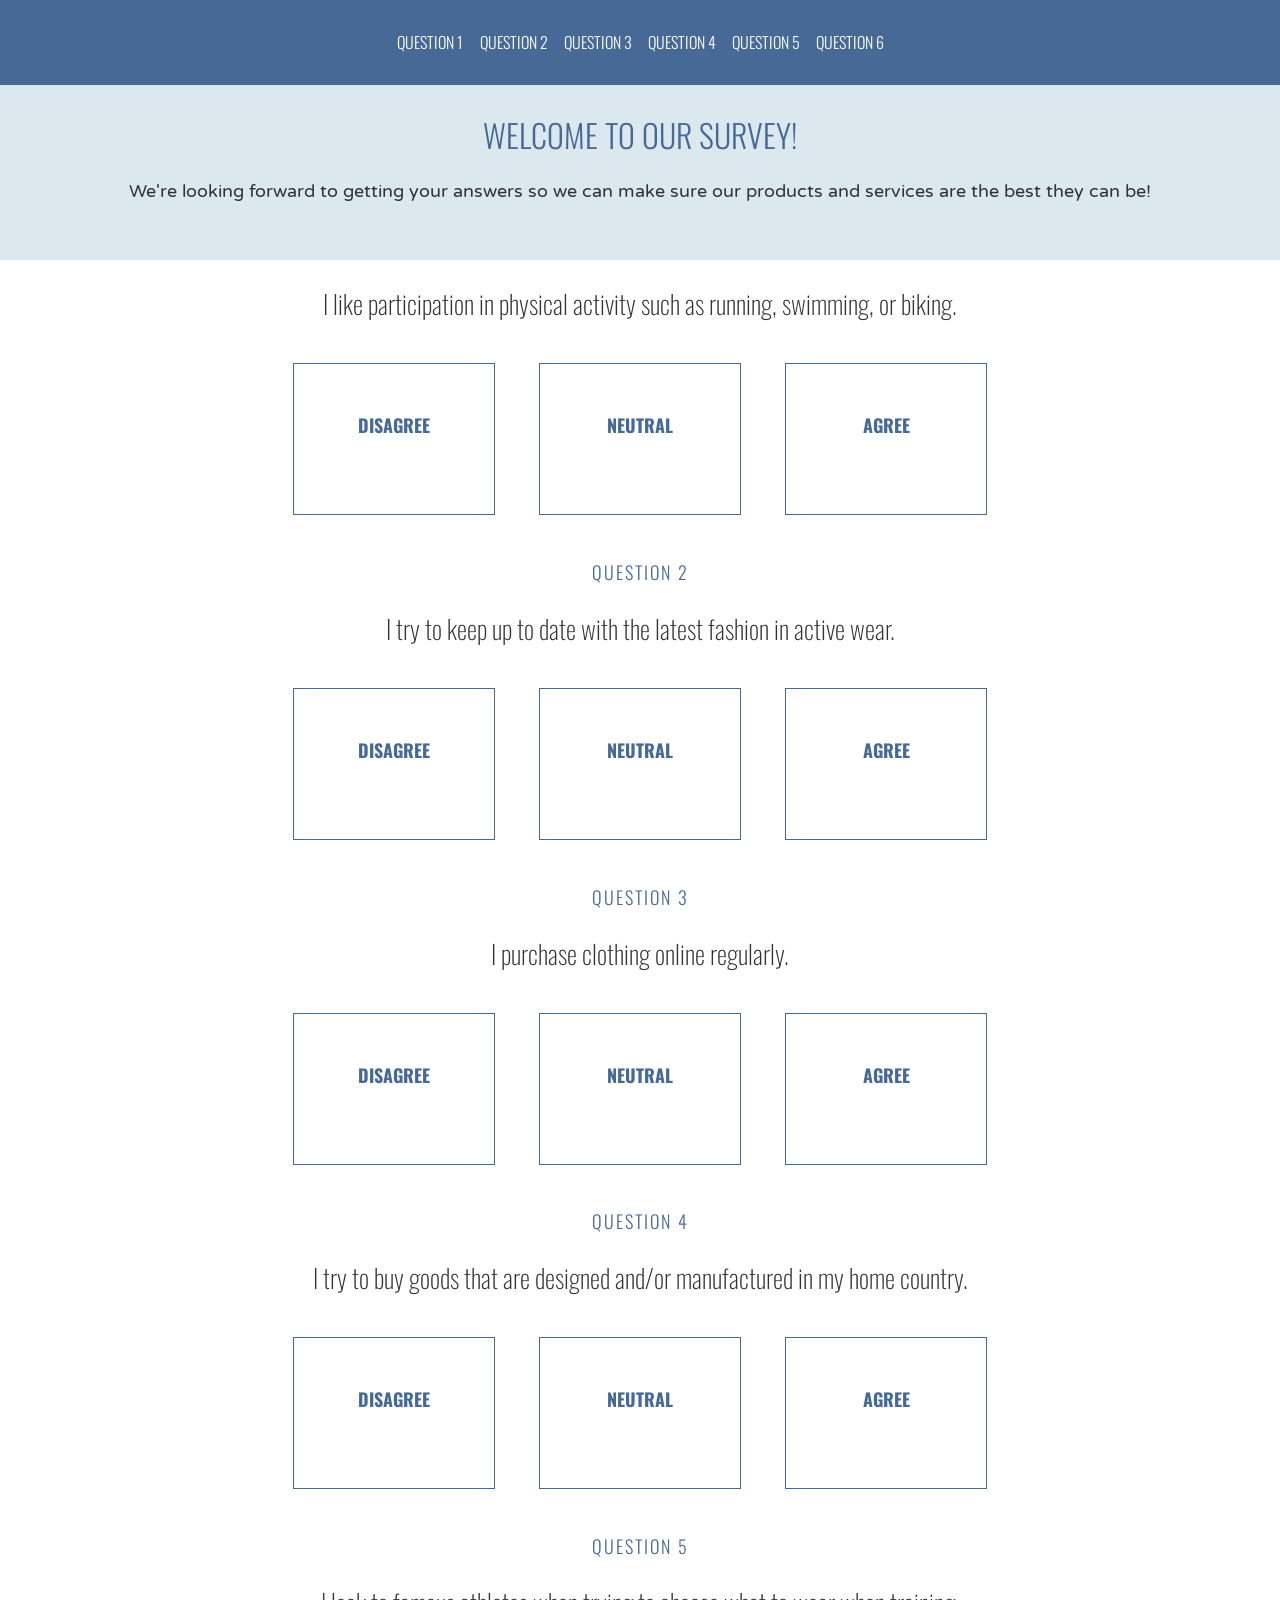
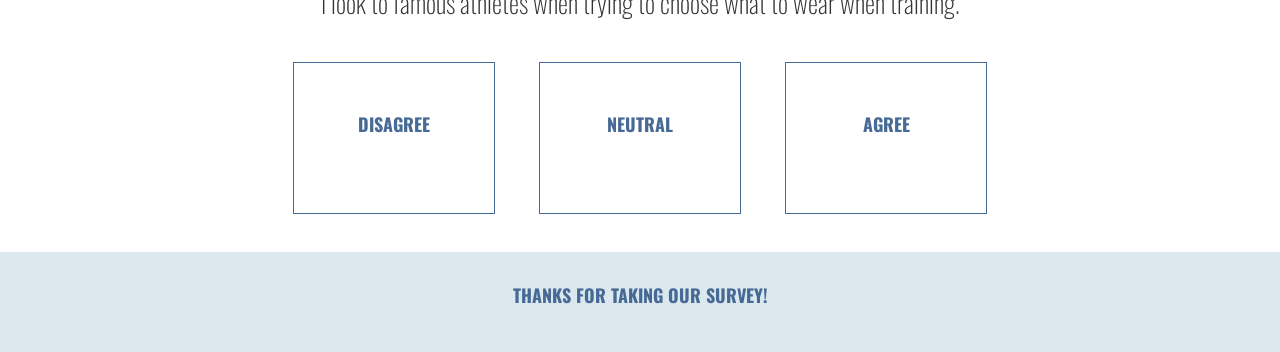
<file: SportsSurvey/index.html>
<!DOCTYPE html>
<html>
<head>
	<title>Please Participate in Our Survey!</title>
	<link rel="stylesheet" type="text/css" href="https://fonts.googleapis.com/css?family=Oswald:300,700|Varela+Round">
	<link rel="stylesheet" type="text/css" href="style.css">
</head>

<body>
	<header>
		<ul>
			<li>Question 1</li>
			<li>Question 2</li>
			<li>Question 3</li>
			<li>Question 4</li>
			<li>Question 5</li>
			<li>Question 6</li>
		</ul>
	</header>

	<div class="welcome">
		<h1>Welcome to our survey!</h1>
		<p>We're looking forward to getting your answers so we can make sure our products and services are the best they can be!</p>
	</div>

		<div class="question">
		<h4>Question 1</h4>
		<h2>I like participation in physical activity such as running, swimming, or biking.</h2>

		<div class="answer">
			<h3>Disagree</h3>
		</div>
				<div class="answer">
			<h3>Neutral</h3>
		</div>
				<div class="answer">
			<h3>Agree</h3>
		</div>
	</div>

		<div class="question">
		<h4>Question 2</h4>
		<h2>I try to keep up to date with the latest fashion in active wear.</h2>

		<div class="answer">
			<h3>Disagree</h3>
		</div>
				<div class="answer">
			<h3>Neutral</h3>
		</div>
				<div class="answer">
			<h3>Agree</h3>
		</div>
	</div>

		<div class="question">
		<h4>Question 3</h4>
		<h2>I purchase clothing online regularly.</h2>

		<div class="answer">
			<h3>Disagree</h3>
		</div>
				<div class="answer">
			<h3>Neutral</h3>
		</div>
				<div class="answer">
			<h3>Agree</h3>
		</div>
	</div>

		<div class="question">
		<h4>Question 4</h4>
		<h2>I try to buy goods that are designed and/or manufactured in my home country.</h2>

		<div class="answer">
			<h3>Disagree</h3>
		</div>
				<div class="answer">
			<h3>Neutral</h3>
		</div>
				<div class="answer">
			<h3>Agree</h3>
		</div>
	</div>

		<div class="question">
		<h4>Question 5</h4>
		<h2>I look to famous athletes when trying to choose what to wear when training.</h2>

		<div class="answer">
			<h3>Disagree</h3>
		</div>
				<div class="answer">
			<h3>Neutral</h3>
		</div>
				<div class="answer">
			<h3>Agree</h3>
		</div>
	</div>

<footer>
	<h3>Thanks for taking our survey!</h3>
</footer>


</body>
</html>
</file>
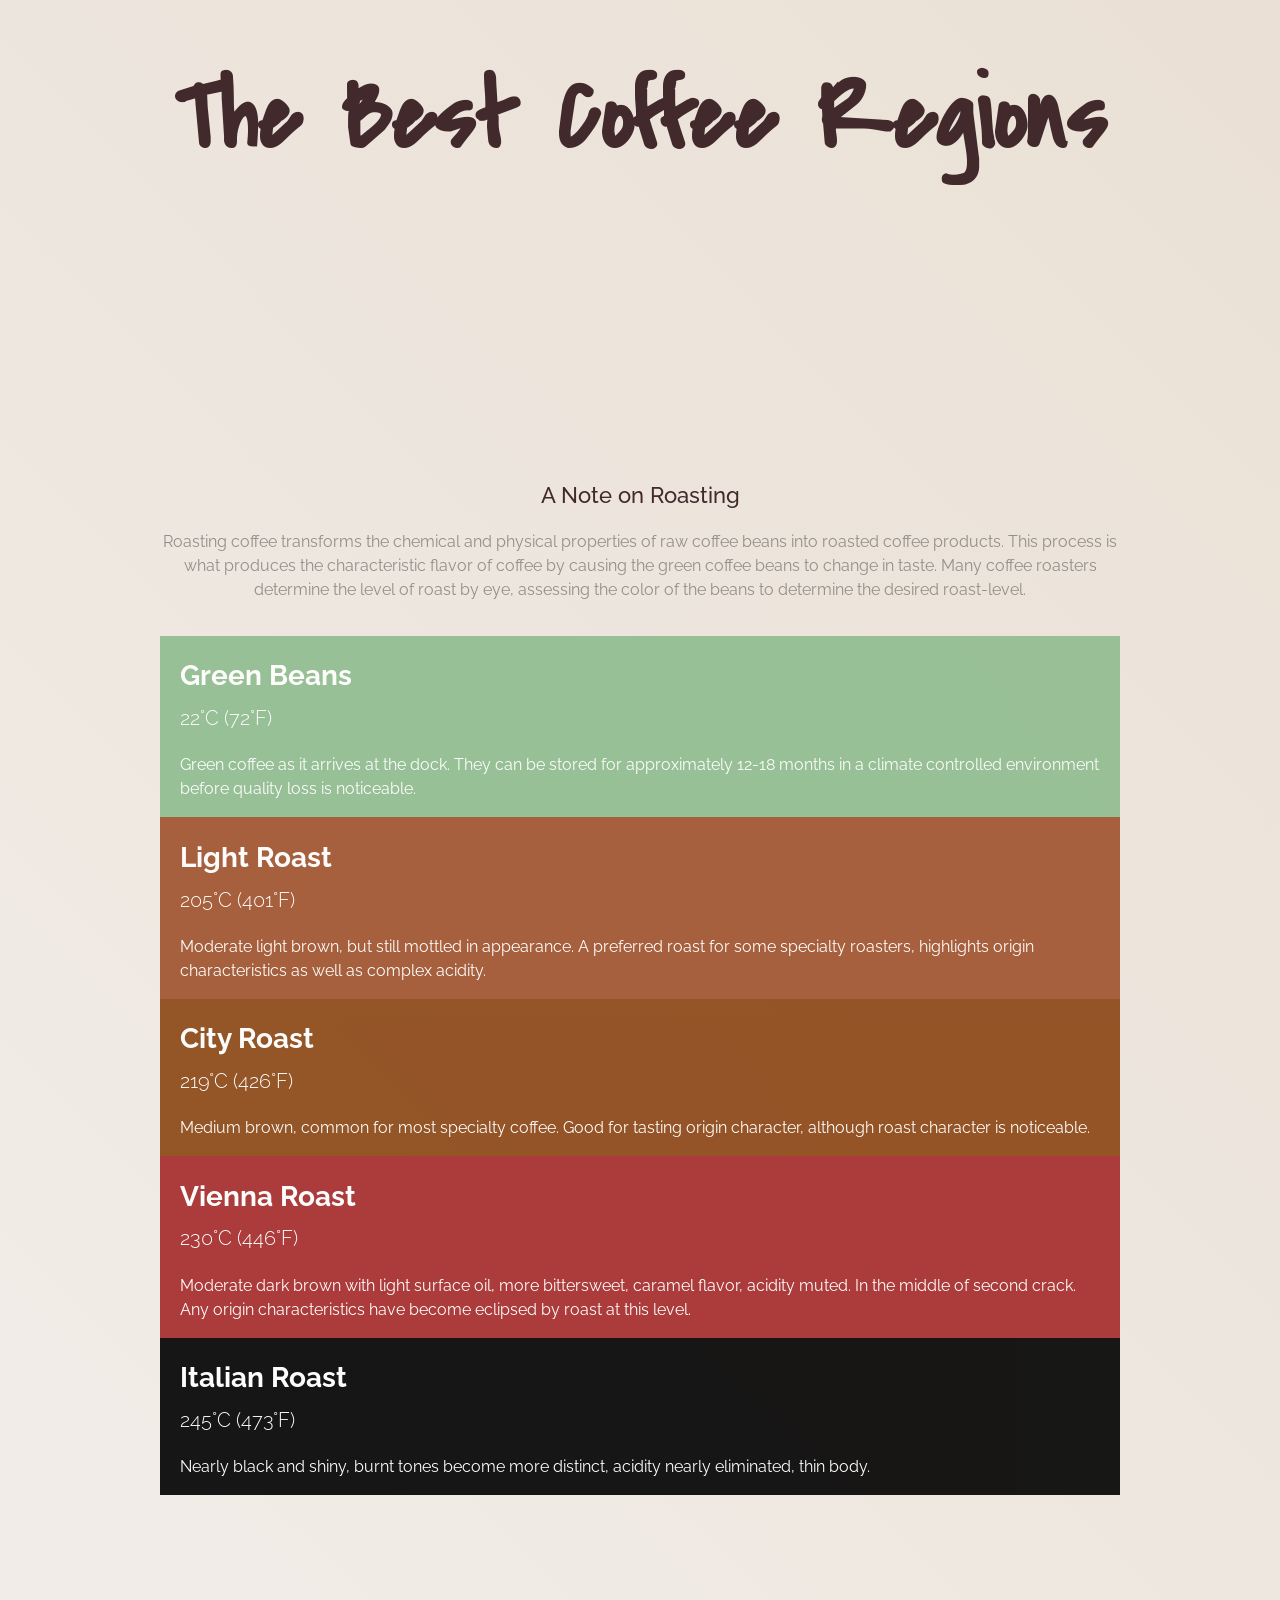
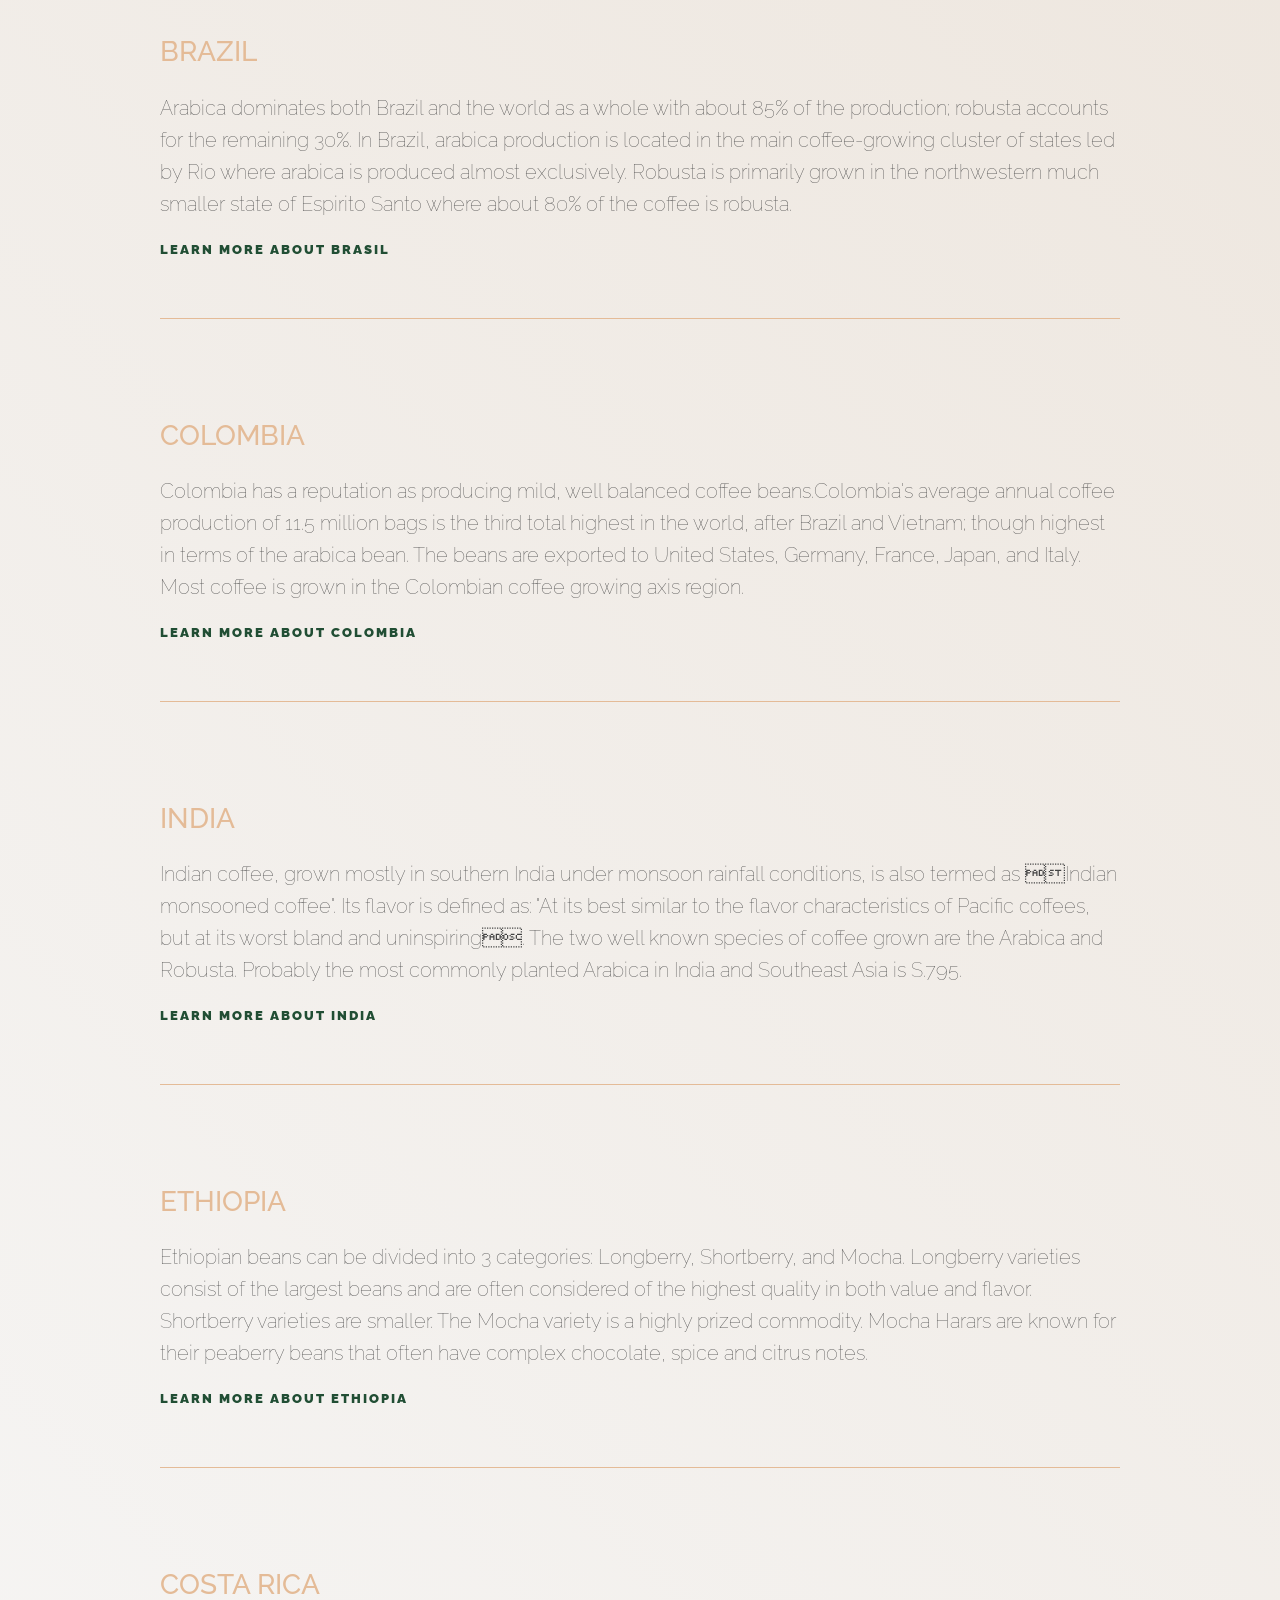
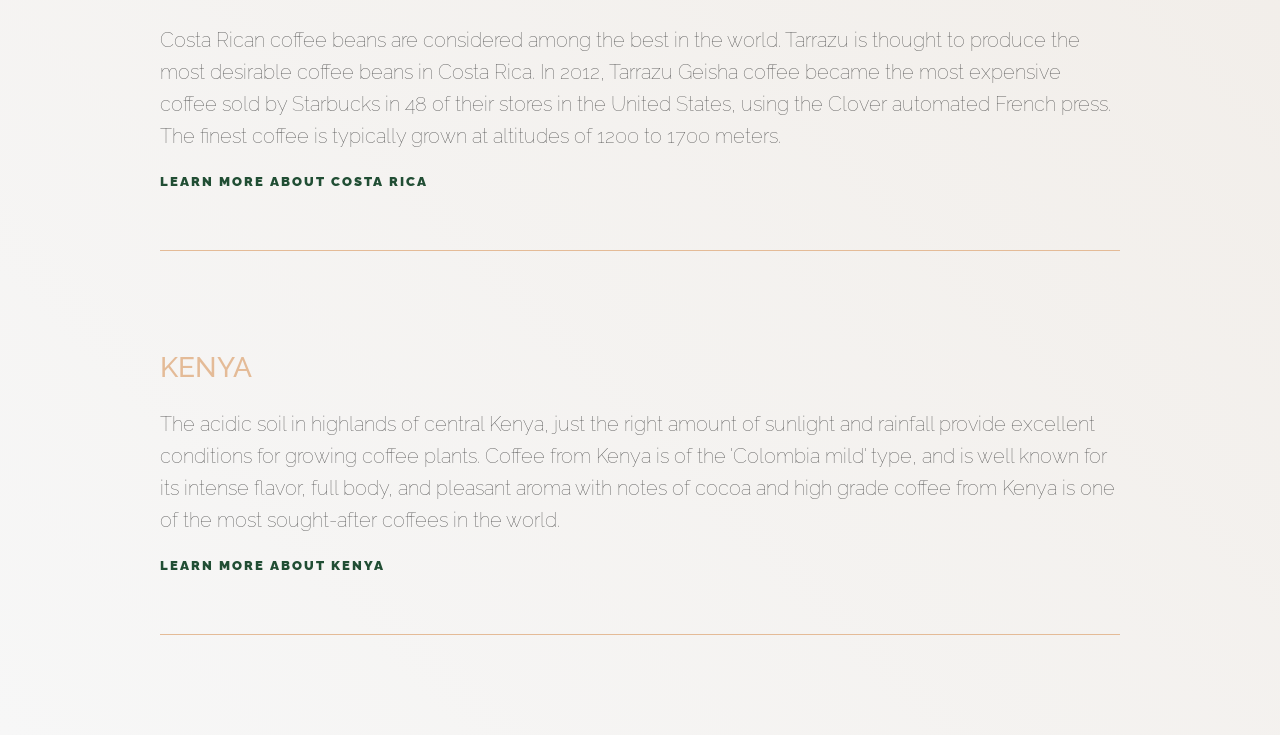
<file: TheBestCofee/index.html>
<!DOCTYPE html>
<html>
  <head>
    <title>The Best Coffee - By Region</title>
    <link rel="stylesheet" type="text/css" href="https://fonts.googleapis.com/css?family=Covered+By+Your+Grace|Raleway:100,500,600,800"/>
    <link rel="stylesheet" type="text/css" href="style.css"/>
  </head>
  <body>
    <div class="header">
      <h1>The Best Coffee Regions</h1>
    </div>
    <div class="roasting">
      <h3>A Note on Roasting</h3>
      <p>Roasting coffee transforms the chemical and physical properties of raw coffee beans into roasted coffee products. This process is what produces the characteristic flavor of coffee by causing the green coffee beans to change in taste. Many coffee roasters determine the level of roast by eye, assessing the color of the beans to determine the desired roast-level.</p>
      <br/>
      <div class="spectrum">
        <div class="green">
          <h4>Green Beans</h4>
          <h5>22&degC (72&degF)</h5>
          <p>Green coffee as it arrives at the dock. They can be stored for approximately 12-18 months in a climate controlled environment before quality loss is noticeable.</p>
        </div>
        <div class="light">
          <h4>Light Roast</h4>
          <h5>205&degC (401&degF)</h5>
          <p>Moderate light brown, but still mottled in appearance. A preferred roast for some specialty roasters, highlights origin characteristics as well as complex acidity.</p>
        </div>
        <div class="city">
          <h4>City Roast</h4>
          <h5>219&degC (426&degF)</h5>
          <p>Medium brown, common for most specialty coffee. Good for tasting origin character, although roast character is noticeable.</p>
        </div>
        <div class="vienna">
          <h4>Vienna Roast</h4>
          <h5>230&degC (446&degF)</h5>
          <p>Moderate dark brown with light surface oil, more bittersweet, caramel flavor, acidity muted. In the middle of second crack. Any origin characteristics have become eclipsed by roast at this level.</p>
        </div>
        <div class="italian">
          <h4>Italian Roast</h4>
          <h5>245&degC (473&degF)</h5>
          <p>Nearly black and shiny, burnt tones become more distinct, acidity nearly eliminated, thin body.</p>
        </div>
      </div>
    </div>
    <ul>
      <li>
        <h2>Brazil</h2>
        <p>
          Arabica dominates both Brazil and the world as a whole with about 85% of the production; robusta accounts for the remaining 30%. In Brazil, arabica production is located in the main coffee-growing cluster of states led by Rio where arabica is
          produced almost exclusively. Robusta is primarily grown in the northwestern much smaller state of Espirito Santo where about 80% of the coffee is robusta.
        </p>
        <a href="#">Learn More About Brasil</a>
      </li>
      <li>
        <h2>Colombia</h2>
        <p>
          Colombia has a reputation as producing mild, well balanced coffee beans.Colombia's average annual coffee production of 11.5 million bags is the third total highest in the world, after Brazil and Vietnam; though highest in terms of the arabica
          bean. The beans are exported to United States, Germany, France, Japan, and Italy. Most coffee is grown in the Colombian coffee growing axis region.
        </p>
        <a href="#">Learn More about Colombia</a>
      </li>
      <li>
        <h2>India</h2>
        <p>Indian coffee, grown mostly in southern India under monsoon rainfall conditions, is also termed as Indian monsooned coffee". Its flavor is defined as: "At its best similar to the flavor characteristics of Pacific coffees, but at its worst bland and uninspiring. The two well known species of coffee grown are the Arabica and Robusta. Probably the most commonly planted Arabica in India and Southeast Asia is S.795.</p>
        <a href="#">Learn More about India</a>
      </li>
      <li>
        <h2>Ethiopia</h2>
        <p>Ethiopian beans can be divided into 3 categories: Longberry, Shortberry, and Mocha. Longberry varieties consist of the largest beans and are often considered of the highest quality in both value and flavor. Shortberry varieties are smaller. The Mocha variety is a highly prized commodity. Mocha Harars are known for their peaberry beans that often have complex chocolate, spice and citrus notes.</p>
        <a href="#">Learn More about Ethiopia</a>
      </li>
      <li>
        <h2>Costa Rica</h2>
        <p>Costa Rican coffee beans are considered among the best in the world. Tarrazu is thought to produce the most desirable coffee beans in Costa Rica. In 2012, Tarrazu Geisha coffee became the most expensive coffee sold by Starbucks in 48 of their stores in the United States, using the Clover automated French press. The finest coffee is typically grown at altitudes of 1200 to 1700 meters.</p>
        <a href="#">Learn More about Costa Rica</a>
      </li>
      <li>
        <h2>Kenya</h2>
        <p>The acidic soil in highlands of central Kenya, just the right amount of sunlight and rainfall provide excellent conditions for growing coffee plants. Coffee from Kenya is of the 'Colombia mild' type, and is well known for its intense flavor, full body, and pleasant aroma with notes of cocoa and high grade coffee from Kenya is one of the most sought-after coffees in the world.</p>
        <a href="#">Learn More about Kenya</a>
      </li>
    </ul>
  </body>
</html>
</file>
<file: SportsSurvey/style.css>
body {
	background-color: #FFF;
	margin: 0 auto;
}

header {
	background-color: #466995;
	border-bottom: 1px solid #466995;
	position: fixed;
	width: 100%;
	z-index: 10;
}

ul {
	margin: 30px auto;
	padding: 0 20px;
	text-align: center;
}

li {
	color: #FFF;
	font-family: 'Oswald', sans-serif;
	font-size: 16px;
	font-weight: 300;
	text-transform: uppercase;
	display: inline-block;
	width: 80px;
}

li:hover {
	color: #DBE9EE;
}

h1 {
	color: #466995;
	font-family: 'Oswald', sans-serif;
	font-size: 32px;
	font-weight: 300;
	text-transform: uppercase;
}

h2 {
	color: #333;
	font-family: 'Oswald', sans-serif;
	font-size: 26px;
	font-weight: 100;
	margin: 0 auto 20px auto;
}

h3 {
	color: #466995;
	font-family: 'Oswald', sans-serif;
	font-size: 18px;
	text-align: center;
	font-weight: 700;
	text-transform: uppercase;
	padding: 30px; 
}

h4 {
	color: #466995;
	font-family: 'Oswald', sans-serif;
	font-size: 18px;
	font-weight: 300;
	letter-spacing: 2px;
	text-align: center;
	text-transform: uppercase;
}

p {
	color: #333;
	font-family: 'Varela Round', sans-serif;
	font-size: 18px;
}

footer {
	background-color: #DBE9EE;
	text-align: center;
	height: 100px;
}

.welcome {
	background-color: #DBE9EE;
	box-sizing: border-box;
	padding: 40px;
	text-align: center;
	width: 100%;
	position: relative;
	top:50px;
}

.question {
	text-align: center;
}

.answer {
	border: 1px solid #466995;
	margin: 20px;
	display:inline-block;
	height: 150px;
	width: 200px;
}

.answer:hover {
	background: #C0D6DF;
	color: #FFF;
}
</file>
<file: TheBestCofee/style.css>
body {
	padding: 0;
	margin: 0;
	background: #F7F7F7;
	  /* Old browsers */
  background: -moz-linear-gradient(45deg, #F7F7F7 0%, #EAE0D5 100%);
  /* FF3.6-15 */
  background: -webkit-linear-gradient(45deg, #F7F7F7 0%, #EAE0D5 100%);
  /* Chrome10-25,Safari5.1-6 */
  background: linear-gradient(45deg, #F7F7F7 0%, #EAE0D5 100%);
}

/**Header styles**/
.header {
	background-image: url(https://images.unsplash.com/photo-1455267847942-f4fdb784f0c5?dpr=1&auto=format&crop=entropy&fit=crop&w=1500&h=1000&q=80&cs=tinysrgb);
	height: 400px;
	background-position: center center;
}

.roasting {
	margin: 40px auto;
	padding: 20px 30px 40px 30px;
	background-color: #FFFFFFFFF;
	overflow: auto;
	width: 75%;
	border-radius: 4px;
	align-self: center;
}

.roasting p {
	color: #938E89;
	text-align: center;
	line-height: 24px;
	font-family: 'Raleway', sans-serif;
	font-size: 16px;
	font-weight: 400;
}

.spectrum div {
	font: inherit;
	padding: 0 20px;
	color: #FFFFFF;
	overflow: auto;
	opacity: 0.9;
}

.spectrum p {
	color: #FFFFFF;
	text-align: left;
}

/*Roasting Types*/
.green {
	background-color: darkseagreen;
}

.light {
	background-color: sienna;
}

.city {
	background-color: saddlebrown;
}

.vienna {
	background-color: brown;
}

.italian {
	background-color: black;
}

/*Typography*/
h1 {
	color: #41292C;
	font-family: 'Covered By Your Grace', sans-serif;
	font-size: 100px;
	line-height: 76px;
	margin: 0;
	position: relative;
	text-align: center;
	top: 20%;
}

h2 {
	color: #E4BB97;
	font-family: 'Raleway', sans-serif;
	font-size: 28px;
	font-weight: 500;
	text-align: left;
	text-transform: uppercase;
}

h3 {
	color: #41292C;
	font-family: 'Raleway', sans-serif;
	font-size: 22px;
	font-weight: 500;
	text-align: center;
}

h4 {
	font-family: 'Raleway', sans-serif;
	font-size: 28px;
	font-weight: 700;
	line-height: .2em;
}

h5 {
	font-family: 'Raleway', sans-serif;
	font-size: 20px;
	line-height: .2em;
	font-weight: 300;
}

/* Page Elements */
ul {
	margin: 0 auto;
	padding:0;
	width: 75%;
}

li {
	border-bottom: 1px solid #E4BB97;
	list-style: none;
	margin: 100px 0;
	padding-bottom: 60px;
}

p {
	color: #444444;
	line-height: 32px;
	font-family: 'Raleway', sans-serif;
	font-size: 20px;
	font-weight: 100;
}

a {
	color: #214E34;
	font-family: 'Raleway', sans-serif;
	font-size: 13px;
	font-weight: 900;
	text-align: left;
	text-transform: uppercase;
	text-decoration: none;
	letter-spacing: 2px;
}
</file>
